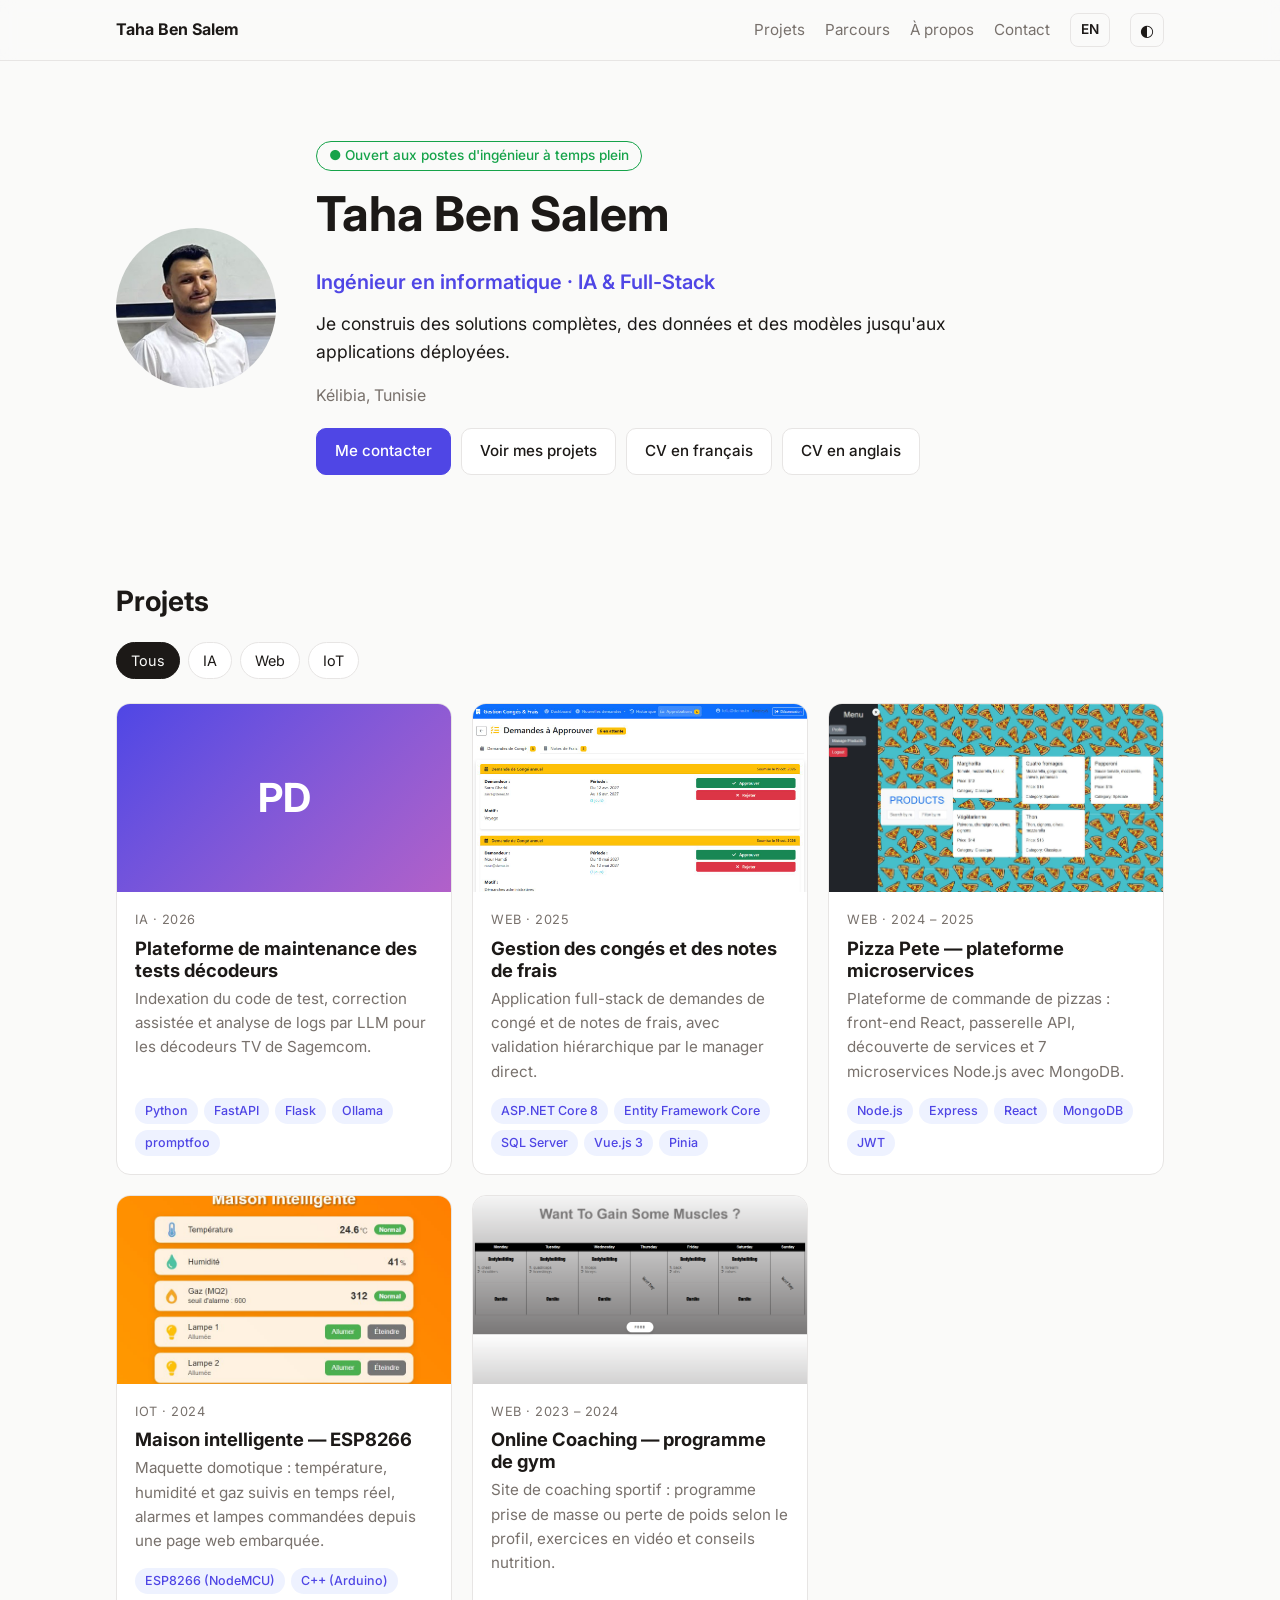
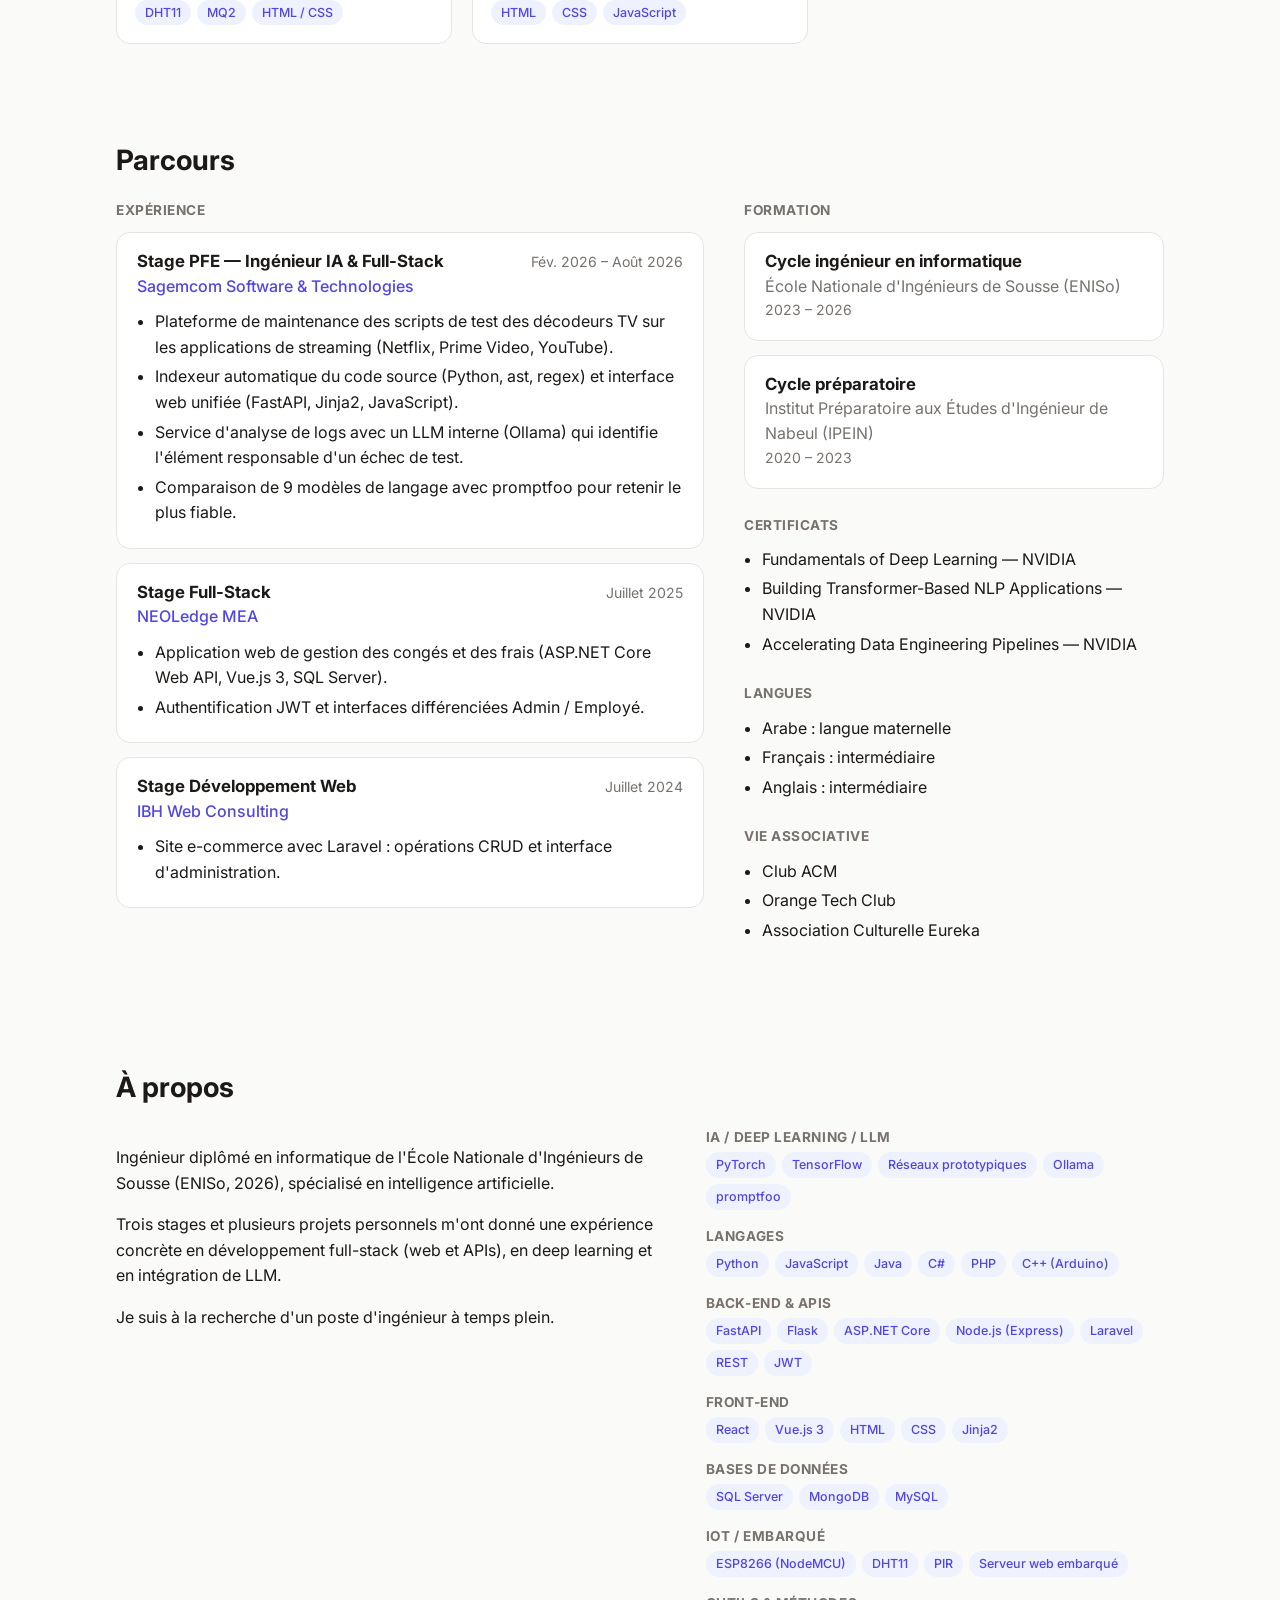
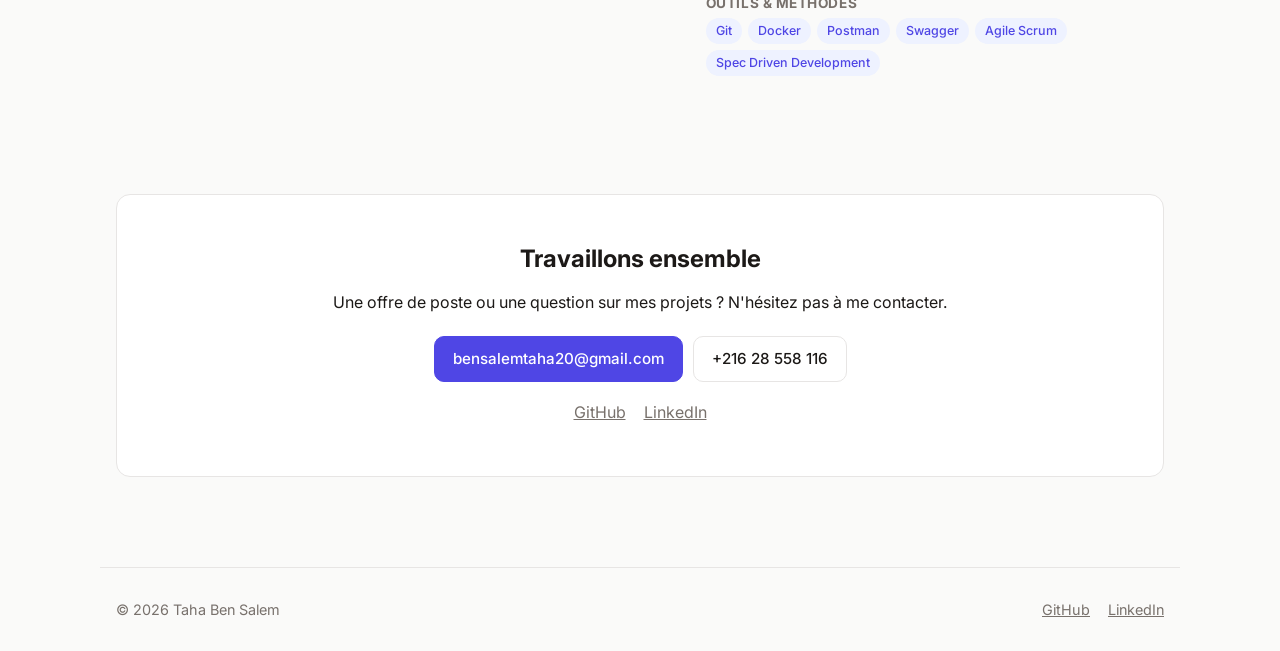
<file: index.html>
<!doctype html>
<html lang="fr">
  <head>
    <meta charset="utf-8" />
    <meta name="viewport" content="width=device-width, initial-scale=1" />
    <title>Portfolio</title>
    <meta name="description" content="Portfolio de Taha Ben Salem — ingénieur en informatique, IA et full-stack." />
    <link rel="preconnect" href="https://fonts.googleapis.com" />
    <link rel="preconnect" href="https://fonts.gstatic.com" crossorigin />
    <link href="https://fonts.googleapis.com/css2?family=Inter:wght@400;500;600;700&display=swap" rel="stylesheet" />
    <link rel="stylesheet" href="css/style.css" />
  </head>
  <body>
    <header class="nav">
      <div class="container nav-inner">
        <a href="#" class="logo" id="nav-nom"></a>
        <nav class="nav-links">
          <a href="#projets" data-i18n="nav_projets">Projets</a>
          <a href="#parcours" data-i18n="nav_parcours">Parcours</a>
          <a href="#apropos" data-i18n="nav_apropos">À propos</a>
          <a href="#contact" data-i18n="nav_contact">Contact</a>
          <button class="lang-toggle" id="lang-toggle" type="button">EN</button>
          <button class="theme-toggle" id="theme-toggle" aria-label="Changer de thème">◐</button>
        </nav>
      </div>
    </header>

    <main>
      <section class="hero container" id="hero"></section>

      <section class="section container" id="projets">
        <h2 class="section-title" data-i18n="titre_projets">Projets</h2>
        <div class="filtres" id="filtres"></div>
        <div class="grille" id="grille-projets"></div>
      </section>

      <section class="section container" id="parcours">
        <h2 class="section-title" data-i18n="titre_parcours">Parcours</h2>
        <div class="parcours">
          <div id="experiences"></div>
          <div id="parcours-aside"></div>
        </div>
      </section>

      <section class="section container" id="services-section">
        <h2 class="section-title">Services</h2>
        <div class="services" id="services"></div>
      </section>

      <section class="section container" id="apropos">
        <h2 class="section-title" data-i18n="titre_apropos">À propos</h2>
        <div class="apropos">
          <div id="apropos-texte"></div>
          <div id="competences"></div>
        </div>
      </section>

      <section class="section container" id="contact">
        <div class="contact-card" id="contact-card"></div>
      </section>
    </main>

    <footer class="footer container" id="footer"></footer>

    <script src="data/profil.js"></script>
    <script src="data/projets.js"></script>
    <script src="data/en.js"></script>
    <script src="js/commun.js"></script>
    <script src="js/accueil.js"></script>
  </body>
</html>
</file>
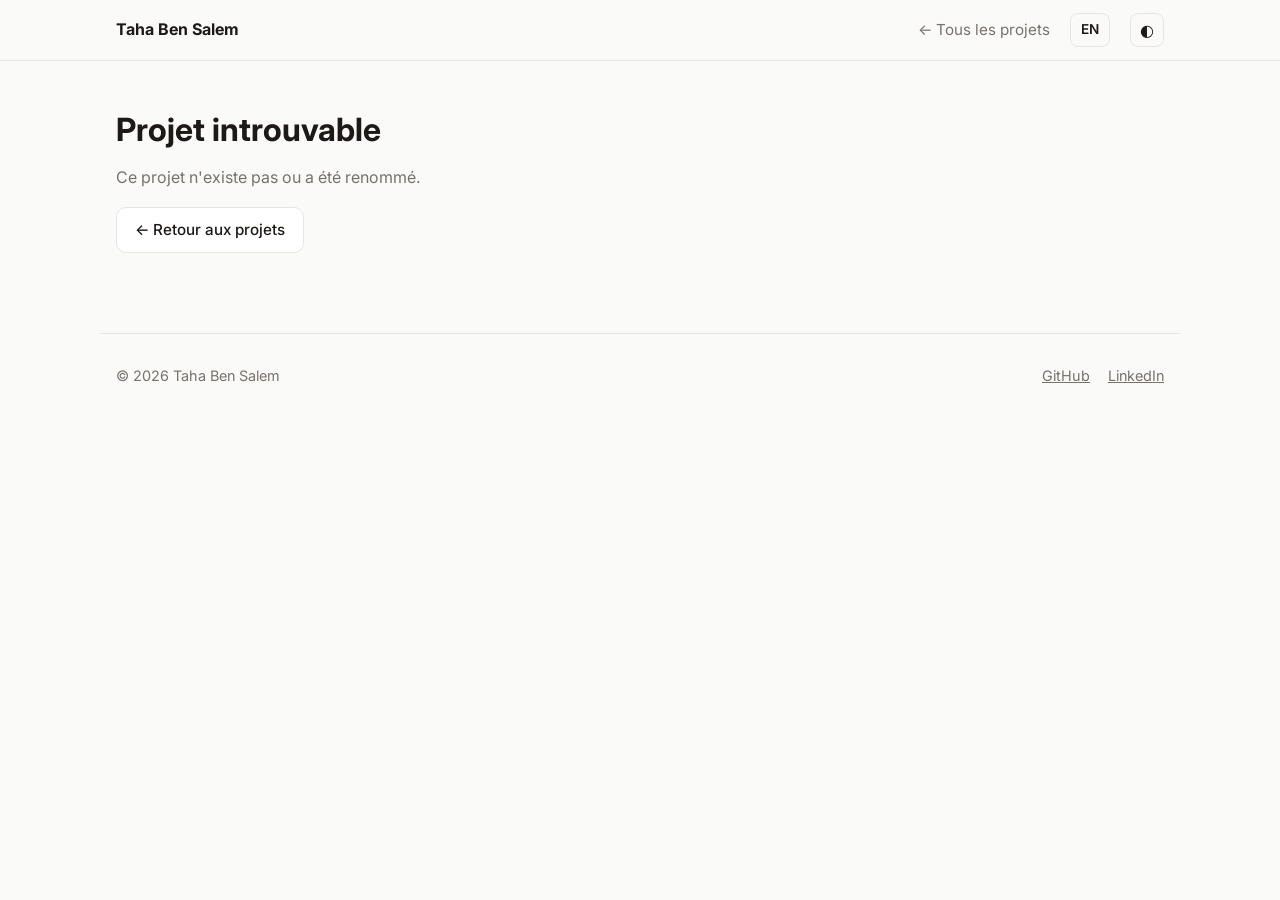
<file: projet.html>
<!doctype html>
<html lang="fr">
  <head>
    <meta charset="utf-8" />
    <meta name="viewport" content="width=device-width, initial-scale=1" />
    <title>Projet</title>
    <link rel="preconnect" href="https://fonts.googleapis.com" />
    <link rel="preconnect" href="https://fonts.gstatic.com" crossorigin />
    <link href="https://fonts.googleapis.com/css2?family=Inter:wght@400;500;600;700&display=swap" rel="stylesheet" />
    <link rel="stylesheet" href="css/style.css" />
  </head>
  <body>
    <header class="nav">
      <div class="container nav-inner">
        <a href="index.html" class="logo" id="nav-nom"></a>
        <nav class="nav-links">
          <a href="index.html#projets" data-i18n="nav_tous_projets">← Tous les projets</a>
          <button class="lang-toggle" id="lang-toggle" type="button">EN</button>
          <button class="theme-toggle" id="theme-toggle" aria-label="Changer de thème">◐</button>
        </nav>
      </div>
    </header>

    <main class="container detail" id="detail"></main>

    <footer class="footer container" id="footer"></footer>

    <script src="data/profil.js"></script>
    <script src="data/projets.js"></script>
    <script src="data/en.js"></script>
    <script src="js/commun.js"></script>
    <script src="js/projet.js"></script>
  </body>
</html>
</file>
<file: css/style.css>
:root {
  --bg: #fafaf9;
  --surface: #ffffff;
  --texte: #1c1917;
  --muted: #78716c;
  --bord: #e7e5e4;
  --accent: #4f46e5;
  --accent-texte: #ffffff;
  --accent-doux: #eef2ff;
  --vert: #16a34a;
  --rayon: 14px;
}
@media (prefers-color-scheme: dark) {
  :root:not([data-theme="light"]) {
    --bg: #0c0a09;
    --surface: #1c1917;
    --texte: #f5f5f4;
    --muted: #a8a29e;
    --bord: #292524;
    --accent: #818cf8;
    --accent-texte: #0c0a09;
    --accent-doux: #1e1b4b;
    --vert: #4ade80;
  }
}
:root[data-theme="dark"] {
  --bg: #0c0a09;
  --surface: #1c1917;
  --texte: #f5f5f4;
  --muted: #a8a29e;
  --bord: #292524;
  --accent: #818cf8;
  --accent-texte: #0c0a09;
  --accent-doux: #1e1b4b;
  --vert: #4ade80;
}

* { box-sizing: border-box; }
html { scroll-behavior: smooth; }
body {
  margin: 0;
  background: var(--bg);
  color: var(--texte);
  font-family: "Inter", system-ui, sans-serif;
  line-height: 1.6;
}
a { color: inherit; }
img { max-width: 100%; display: block; }
h1, h2, h3, h4 { line-height: 1.2; margin: 0 0 0.5em; }
.muted { color: var(--muted); }
.container { max-width: 1080px; margin: 0 auto; padding: 0 16px; }

/* Navigation */
.nav {
  position: sticky; top: 0; z-index: 10;
  background: color-mix(in srgb, var(--bg) 85%, transparent);
  backdrop-filter: blur(8px);
  border-bottom: 1px solid var(--bord);
}
.nav-inner { display: flex; align-items: center; justify-content: space-between; height: 60px; }
.logo { font-weight: 700; text-decoration: none; }
.nav-links { display: flex; gap: 20px; align-items: center; }
.nav-links a { text-decoration: none; color: var(--muted); font-size: 0.95rem; }
.nav-links a:hover { color: var(--texte); }
.theme-toggle {
  background: none; border: 1px solid var(--bord); color: var(--texte);
  border-radius: 8px; width: 34px; height: 34px; cursor: pointer; font-size: 1rem;
}

.lang-toggle {
  background: none; border: 1px solid var(--bord); color: var(--texte);
  border-radius: 8px; height: 34px; padding: 0 10px; cursor: pointer;
  font: inherit; font-size: 0.85rem; font-weight: 600;
}
.lang-toggle:hover { border-color: var(--accent); }

/* Boutons, tags */
.actions { display: flex; flex-wrap: wrap; gap: 10px; margin-top: 20px; }
.btn {
  display: inline-block; padding: 10px 18px; border-radius: 10px;
  border: 1px solid var(--bord); background: var(--surface);
  text-decoration: none; font-weight: 500; font-size: 0.95rem;
}
.btn:hover { border-color: var(--accent); }
.btn-primaire { background: var(--accent); color: var(--accent-texte); border-color: var(--accent); }
.tags { display: flex; flex-wrap: wrap; gap: 6px; }
.tag {
  font-size: 0.78rem; padding: 3px 10px; border-radius: 999px;
  background: var(--accent-doux); color: var(--accent); font-weight: 500;
}

/* Visuel de remplacement (pas d'image) */
.visuel-vide {
  display: flex; align-items: center; justify-content: center;
  background: linear-gradient(135deg, var(--accent), color-mix(in srgb, var(--accent) 40%, #f472b6));
  color: #fff; font-weight: 700;
}

/* Hero */
.hero { display: flex; gap: 40px; align-items: center; padding: 80px 16px 60px; }
.hero h1 { font-size: clamp(2rem, 5vw, 3rem); }
.hero-photo { width: 160px; height: 160px; border-radius: 50%; object-fit: cover; flex-shrink: 0; font-size: 3rem; }
.hero-titre { font-size: 1.25rem; color: var(--accent); font-weight: 600; margin: 0 0 12px; }
.hero-accroche { font-size: 1.1rem; max-width: 60ch; margin: 0 0 8px; }
.badge-dispo {
  display: inline-block; margin-bottom: 14px; font-size: 0.85rem; font-weight: 500;
  color: var(--vert); border: 1px solid currentColor; padding: 3px 12px; border-radius: 999px;
}

/* Sections */
.section { padding: 50px 16px; }
.section-title { font-size: 1.75rem; margin-bottom: 24px; }

/* Filtres + grille projets */
.filtres { display: flex; flex-wrap: wrap; gap: 8px; margin-bottom: 24px; }
.filtres:empty { display: none; }
.filtres button {
  padding: 6px 14px; border-radius: 999px; border: 1px solid var(--bord);
  background: var(--surface); color: var(--texte); cursor: pointer; font: inherit; font-size: 0.9rem;
}
.filtres button.actif { background: var(--texte); color: var(--bg); border-color: var(--texte); }
.grille { display: grid; grid-template-columns: repeat(auto-fill, minmax(300px, 1fr)); gap: 20px; }
.carte {
  display: flex; flex-direction: column; text-decoration: none;
  background: var(--surface); border: 1px solid var(--bord); border-radius: var(--rayon);
  overflow: hidden; transition: transform 0.15s, border-color 0.15s;
}
.carte:hover { transform: translateY(-3px); border-color: var(--accent); }
.carte-visuel { width: 100%; aspect-ratio: 16 / 9; object-fit: cover; font-size: 2.5rem; }
.carte-corps { padding: 18px; display: flex; flex-direction: column; gap: 6px; flex: 1; }
.carte-corps h3 { margin: 0; font-size: 1.15rem; }
.carte-corps p { margin: 0 0 8px; color: var(--muted); font-size: 0.95rem; flex: 1; }
.carte-meta { font-size: 0.8rem; color: var(--muted); text-transform: uppercase; letter-spacing: 0.04em; }

/* Services */
.services { display: grid; grid-template-columns: repeat(auto-fit, minmax(240px, 1fr)); gap: 16px; }
.service { background: var(--surface); border: 1px solid var(--bord); border-radius: var(--rayon); padding: 22px; }
.service p { margin: 0; color: var(--muted); }

/* Parcours */
.parcours { display: grid; grid-template-columns: 1.4fr 1fr; gap: 40px; }
.parcours-titre { font-size: 0.85rem; color: var(--muted); text-transform: uppercase; letter-spacing: 0.04em; margin-bottom: 14px; }
.parcours-bloc { margin-bottom: 28px; }
.parcours-bloc ul, .experience ul { margin: 0; padding-left: 18px; }
.parcours-bloc li, .experience li { margin-bottom: 4px; }
.experience, .formation {
  background: var(--surface); border: 1px solid var(--bord); border-radius: var(--rayon);
  padding: 18px 20px; margin-bottom: 14px;
}
.experience h4, .formation h4 { margin: 0 0 2px; font-size: 1.05rem; }
.experience-entete { display: flex; justify-content: space-between; gap: 12px; flex-wrap: wrap; margin-bottom: 10px; }
.experience-org { color: var(--accent); font-weight: 500; }
.experience-periode { font-size: 0.88rem; white-space: nowrap; }

/* À propos */
.apropos { display: grid; grid-template-columns: 1.2fr 1fr; gap: 40px; }
.competence { margin-bottom: 18px; }
.competence h4 { font-size: 0.85rem; color: var(--muted); text-transform: uppercase; letter-spacing: 0.04em; }

/* Contact */
.contact-card {
  text-align: center; padding: 50px 24px; border-radius: var(--rayon);
  background: var(--surface); border: 1px solid var(--bord);
}
.contact-card .actions { justify-content: center; }
.liens-sociaux, .footer-liens { display: flex; gap: 18px; justify-content: center; flex-wrap: wrap; margin-top: 18px; }
.liens-sociaux a, .footer-liens a { color: var(--muted); }

/* Footer */
.footer {
  display: flex; justify-content: space-between; flex-wrap: wrap; gap: 12px;
  padding: 30px 16px; color: var(--muted); font-size: 0.9rem; border-top: 1px solid var(--bord); margin-top: 40px;
}
.footer .footer-liens { margin-top: 0; }

/* Page détail */
.detail { padding-top: 50px; padding-bottom: 40px; }
.detail-entete { margin-bottom: 30px; }
.detail-entete h1 { font-size: clamp(1.8rem, 4.5vw, 2.6rem); }
.detail-visuel { width: 100%; aspect-ratio: 16 / 9; object-fit: cover; border-radius: var(--rayon); font-size: 4rem; border: 1px solid var(--bord); }
.detail-grille { display: grid; grid-template-columns: 1fr 280px; gap: 40px; margin: 40px 0; }
.detail-texte h2 { font-size: 1.3rem; margin-top: 10px; }
.detail-aside {
  display: flex; flex-direction: column; gap: 16px; align-self: start;
  background: var(--surface); border: 1px solid var(--bord); border-radius: var(--rayon); padding: 20px;
}
.detail-aside .muted { font-size: 0.8rem; text-transform: uppercase; letter-spacing: 0.04em; margin-bottom: 4px; }
.galerie { display: grid; grid-template-columns: repeat(auto-fill, minmax(220px, 1fr)); gap: 12px; margin-bottom: 40px; }
.galerie img { width: 100%; border-radius: 10px; border: 1px solid var(--bord); }
.detail-nav { display: flex; justify-content: space-between; gap: 16px; padding-top: 24px; border-top: 1px solid var(--bord); }
.detail-nav a { text-decoration: none; color: var(--accent); font-weight: 500; }

/* Mobile */
@media (max-width: 720px) {
  .hero { flex-direction: column; align-items: flex-start; gap: 24px; padding-top: 50px; }
  .hero-photo { width: 110px; height: 110px; font-size: 2rem; }
  .apropos, .parcours, .detail-grille { grid-template-columns: 1fr; gap: 24px; }
  .nav-links { gap: 14px; }
  .nav-links a:not(:last-of-type) { display: none; }
  .grille { grid-template-columns: 1fr; }
}
</file>
